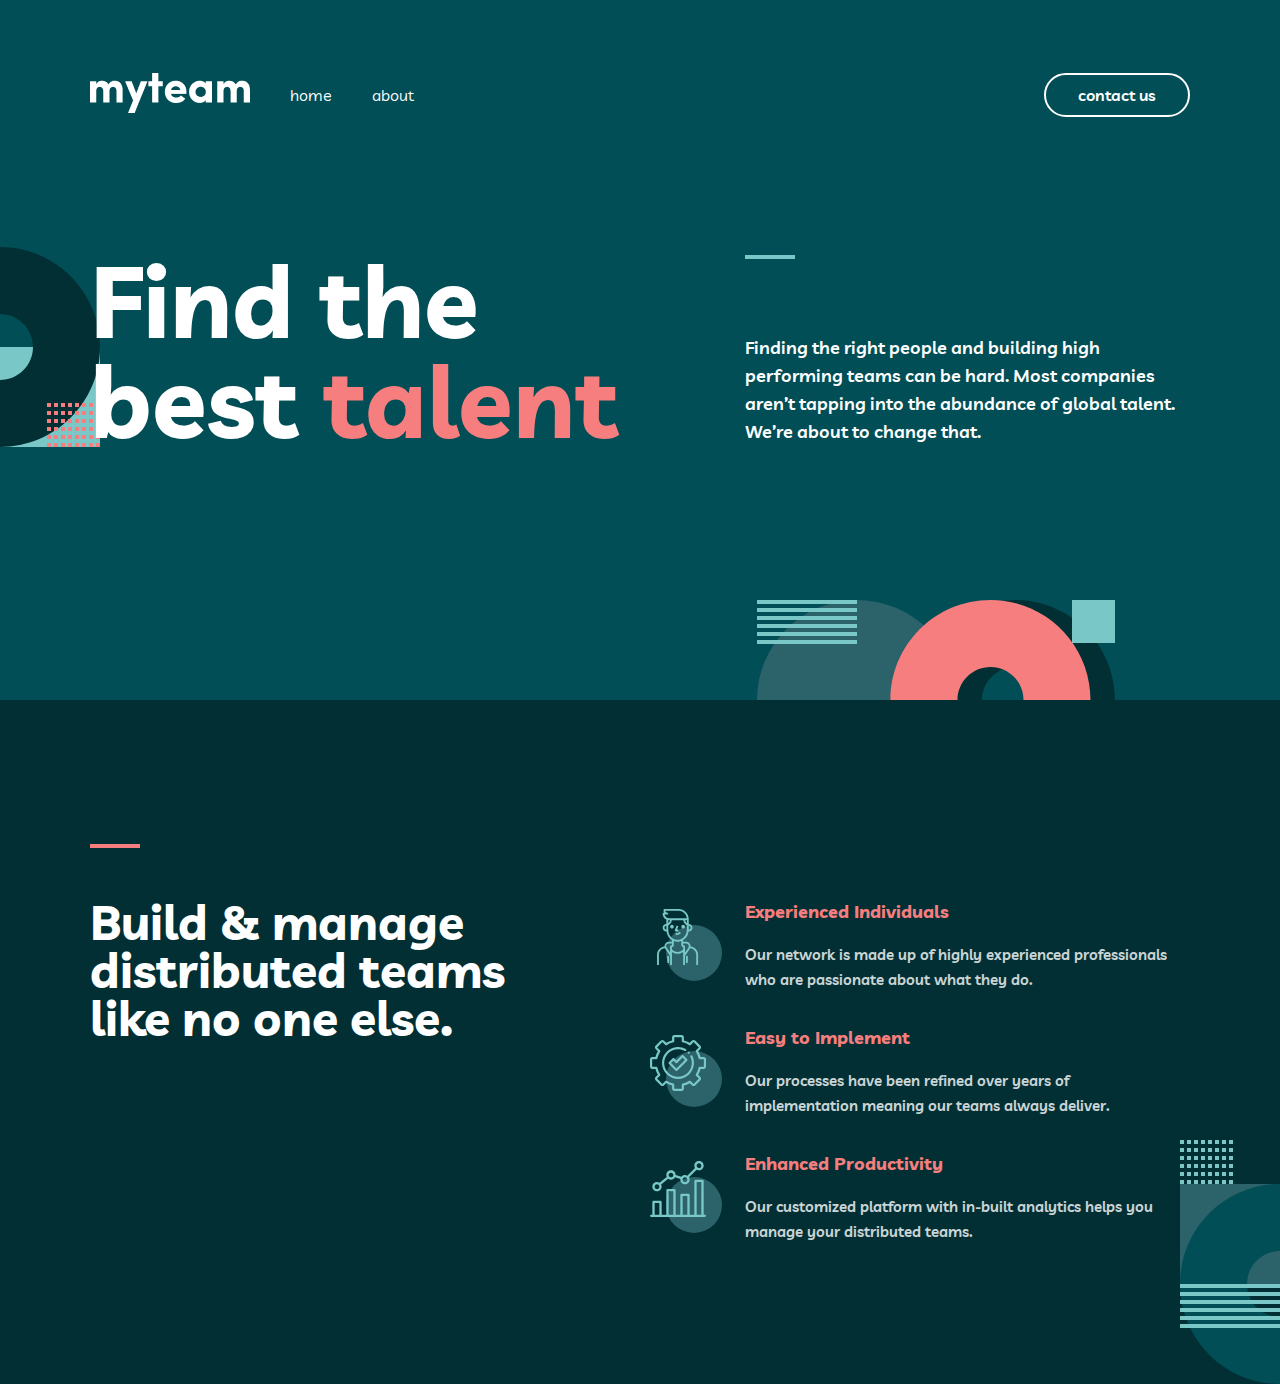
<file: index.html>
<!DOCTYPE html>
<html lang="en">
<head>
    <meta charset="UTF-8">
    <meta http-equiv="X-UA-Compatible" content="IE=edge">
    <meta name="viewport" content="width=device-width, initial-scale=1.0">
    <title>Document</title>
    <link rel="preconnect" href="https://fonts.googleapis.com">
    <link rel="preconnect" href="https://fonts.gstatic.com" crossorigin>
    <link href="https://fonts.googleapis.com/css2?family=Livvic:wght@100;200;300;400;600;700&display=swap" rel="stylesheet">
    <link rel="stylesheet" href="./css/main.min.css">
</head>
<body>
    <header class="header">
        <div class="container header__inner">
            <nav class="header__nav">
                <a class="header__logo" href="#">
                    <img src="img/myteam.png" alt="">
                </a>
                <ul class="header__list">
                    <li class="header__item"><a href="#">home</a></li>
                    <li class="header__item"><a href="./about.html">about</a></li>
                    <li class="header__item"><a href="./contact.html">contact us</a></li>
                </ul>
                <button class="header__burger">
                  <img src="./img/burger.png" alt="burger">
                </button>
            </nav>
        </div>
    </header>

    <section class="hero">
        <div class="container hero__inner">
            <h2 class="hero__title">Find the <br> best <span>talent</span></h2>
            <p class="hero__text">Finding the right people and building high performing teams can be hard. Most companies aren’t tapping into the abundance of global talent. We’re about to change that.</p>
        </div>
    </section>

    <section class="info">
        <div class="container info__inner">
            <h2 class="info__title">Build & manage distributed teams like no one else.</h2>
            <ul class="info__list">
                <li class="info__media">
                    <img src="img/human-img.svg"  alt="...">
                   <div class="info__media--body">
                      <h5 class="info__media--title">Experienced Individuals</h5>
                      <p class="info__media--text">Our network is made up of highly experienced professionals who are passionate about what they do.</p>
                  </div>
                </li>
                <li class="info__media">
                  <img src="img/setting-img.svg"  alt="...">
                  <div class="info__media--body">
                    <h5 class="info__media--title">Easy to Implement</h5>
                    <p class="info__media--text">
                        Our processes have been refined over years of implementation meaning our teams always deliver.
                    </p> 
                  </div>
                </li>
                <li class="info__media">
                  <img src="img/diagram-img.svg"  alt="...">
                  <div class="info__media--body">
                    <h5 class="info__media--title">Enhanced Productivity</h5>
                    <p class="info__media--text">
                        Our customized platform with in-built analytics helps you manage your distributed teams.
                    </p> 
                  </div>
                </li>
              </ul>
        </div>
    </section>
    
    <!-- <section class="thought">
      <div class="container thoughts__inner">
        <h2 class="thoughts__title">Delivering real results for top <br> companies. Some of our <span>success stories.</span> </h2>
        <ul class="thought__body">
          <li class="thought__item">
            <p class="thought__text"> “The team perfectly fit the specialized skill set required. They focused on the most essential features helping us launch the platform eight months faster than planned.”</p>
            <h5 class="thought__human">Kady Baker</h5>
            <span class="thought__prof">Product Manager at Bookmark</span>
            <img src="img/ava-girl1.svg" alt="">
          </li>
          <li class="thought__item">
            <p class="thought__text">
              “We needed to automate our entire onboarding process. The team came in and built out the whole journey. Since going live, user retention has gone through the roof!”
            </p>
            <h5 class="thought__human">Aiysha Reese</h5>
            <span class="thought__prof">Founder of Manage</span>
            <img src="img/ava-girl2.svg" alt="">
          </li>
          <li class="thought__item">
            <p class="thought__text">
              “Amazing. Our team helped us build an app that delivered a new experience for hiring a physio. The launch was an instant success with 100k downloads in the first month.”
            </p>
            <h5 class="thought__human">Arthur Clarke</h5>
            <span class="thought__prof">Co-founder of MyPhysio</span>
              <img src="img/ava-man1.svg" alt="">
          </li>
        </ul>
      </div>
    </section>

    <div class="footerBefore">
      <div class="container footerBefore__inner">
        <h2 class="footerBefore__title">Ready to get started?</h2>
        <a class="footerBefore__contact" href="contact.html">contact us</a>
      </div>
    </div>

    <footer class="footer">
      <div class="container footer_inner"> 
        <ul class="footer__menu">
         <li> 
            <a href="#" >
             <img src="./img/myteam.png" alt="">
            </a>
        </li>
          <li class="footer_logo">
              <a href="#">home</a>
          </li>
          <li class="footer_logo">
              <a href="about.html">about</a>
          </li>
        </ul>
        <div class="footer__adress">
          <ul class="footer__list">
            <li class="footer__item">987  Hillcrest Lane</li>
            <li class="footer__item">Irvine, CA</li>
            <li class="footer__item">California 92714</li>
            <li class="footer__item">Call Us : 949-833-7432</li>
          </ul>
        </div>
        <div class="footer__icons">
          <ul class="footer__list--icon">
            <li class="footer__item--icon"><a href="#"><img src="img/facebook-icon.png" alt=""></a></li>
            <li class="footer__item--icon"><a href="#"><img src="img/pinterest.png" alt=""></a></li>
            <li class="footer__item--icon"><a href="#"><img src="img/twitter-icon.png" alt=""></a></li>
          </ul>
          <p>Copyright 2020. All Rights Reserved</p>
        </div>
      </div>
    </footer> -->

    
</body>
</html>
</file>
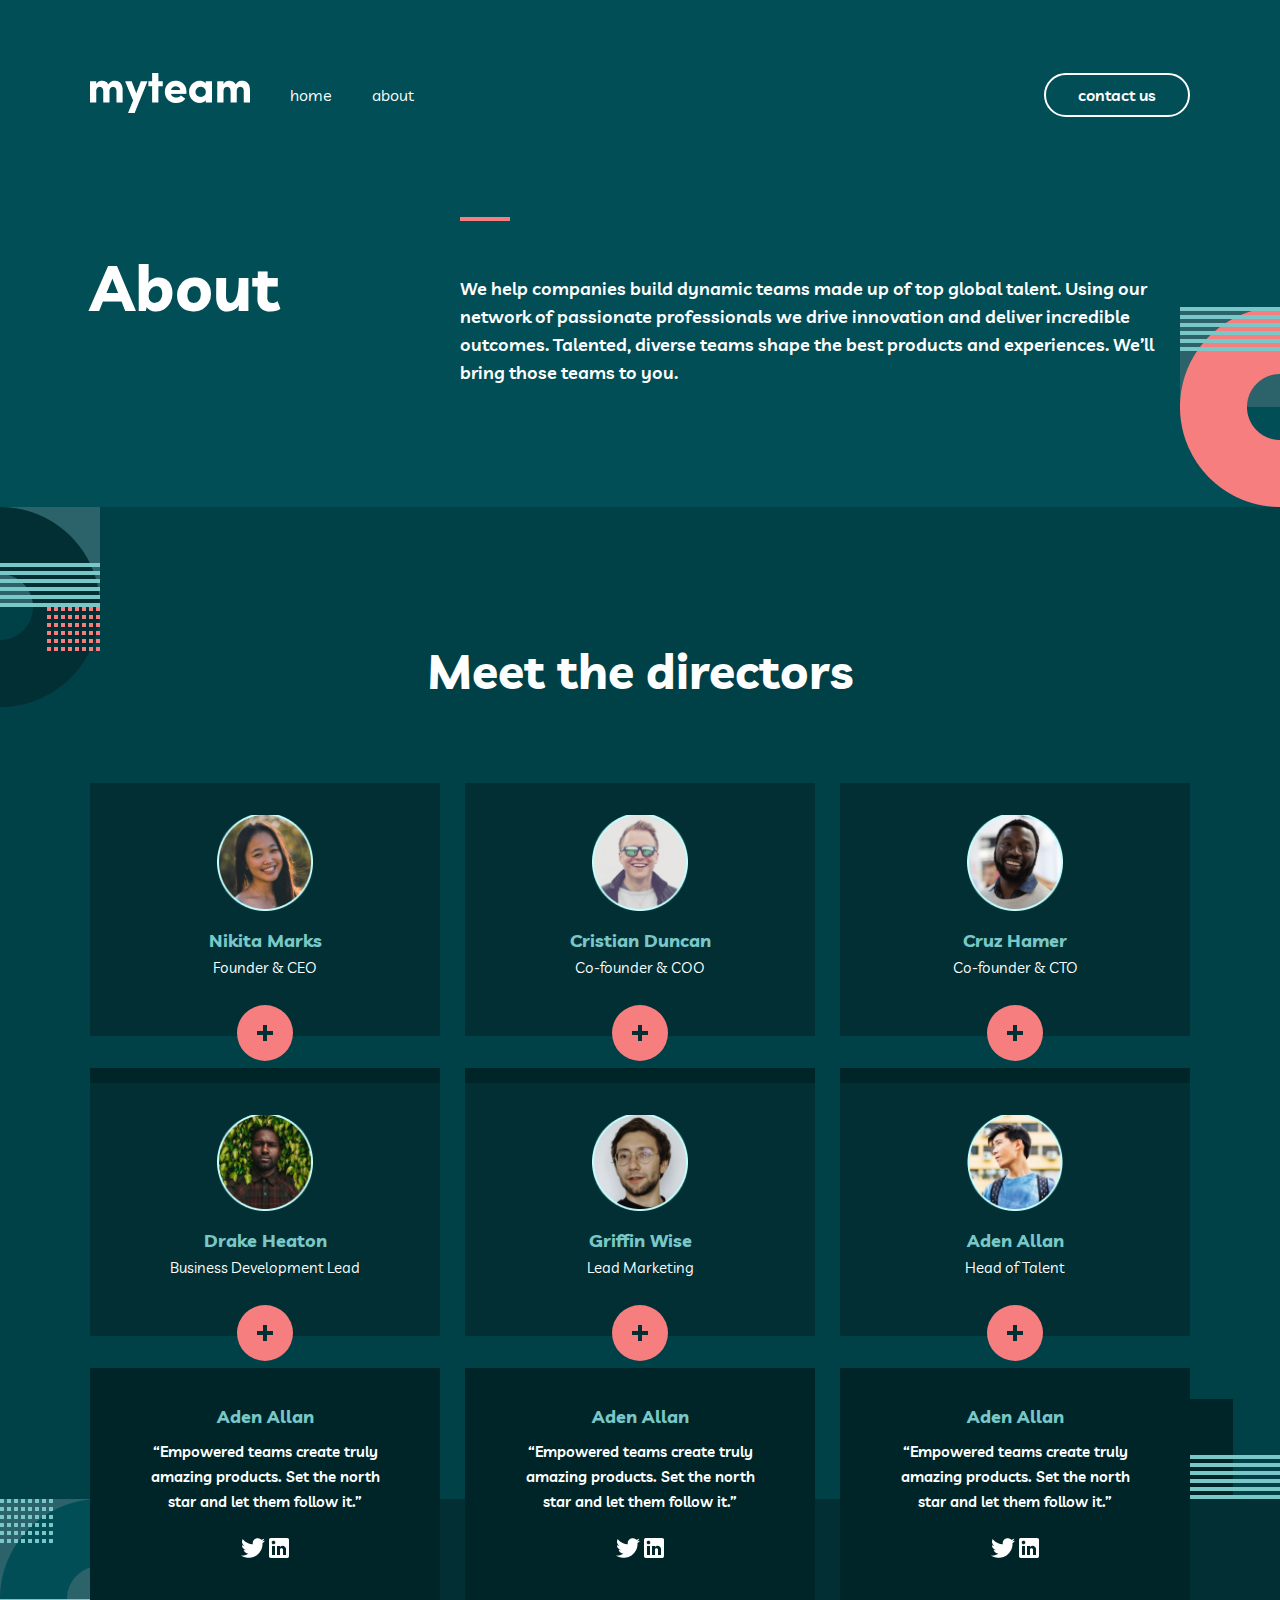
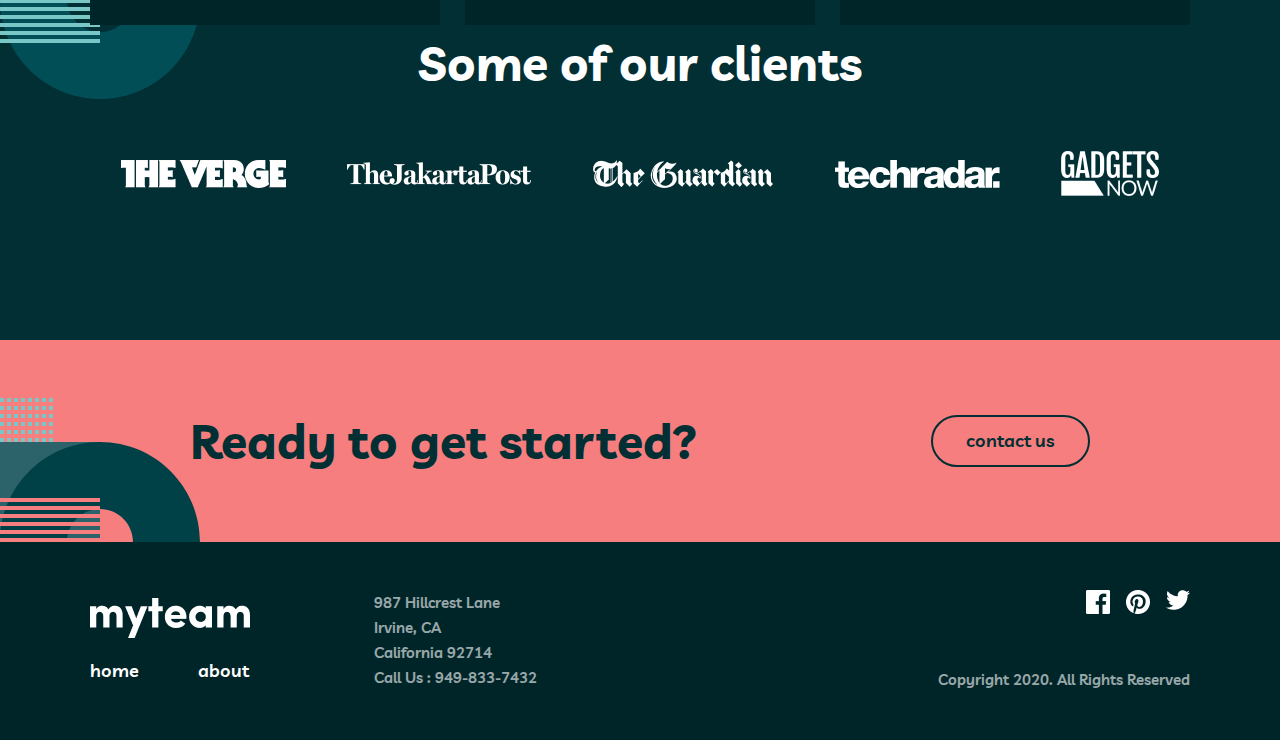
<file: about.html>
<!DOCTYPE html>
<html lang="en">
<head>
    <meta charset="UTF-8">
    <meta http-equiv="X-UA-Compatible" content="IE=edge">
    <meta name="viewport" content="width=device-width, initial-scale=1.0">
    <title>About</title>
    <link rel="preconnect" href="https://fonts.googleapis.com">
    <link rel="preconnect" href="https://fonts.gstatic.com" crossorigin>
    <link href="https://fonts.googleapis.com/css2?family=Livvic:wght@100;200;300;400;600;700&display=swap" rel="stylesheet">
    <link rel="stylesheet" href="./css/main.min.css">
</head>
<body>
    <header class="header">
        <div class="container">
            <nav class="header__nav">
                <a class="header__logo" href="#">
                    <img src="img/myteam.png" alt="">
                </a>
                <ul class="header__list">
                    <li class="header__item"><a href="./index.html">home</a></li>
                    <li class="header__item"><a href="./about.html">about</a></li>
                    <li class="header__item"><a href="./contact.html">contact us</a></li>
                </ul>
            </nav>
        </div>
    </header> 

    <section class="about">
        <div class="container about__inner">
            <h2 class="about__title">About</h2>
            <p class="about__text">We help companies build dynamic teams made up of top global talent. Using our network of passionate professionals we drive innovation and deliver incredible outcomes. Talented, diverse teams shape the best products and experiences. We’ll bring those teams to you.</p>
        </div>
    </section>


    <section class="dir">
      <div class="container dir__inner">
        <h2 class="dir__title">Meet the directors</h2>
        <div class="dir__body">
          <div class="dir__card">
            <img src="img/ava-nikita.png" alt="">
            <h5 class="dir__name">Nikita Marks</h5>
            <span>Founder & CEO</span>
            <a href="#" class="dir__plus"></a>
            <div class="dir__card--hov">
              <h2>Aden Allan</h2>
              <p>“Empowered teams create truly amazing products. Set the north star and let them follow it.”</p>
              <div class="icons__hov">
                <a href="#"><img src="img/twitter-icon.png" alt=""></a>
                <a href="#"><img src="img/icon-linkedin.png" alt=""></a>
              </div>
            </div>
          </div>

          <div class="dir__card">
            <img src="img/ava-cristian.png" alt="">
            <h5 class="dir__name">Cristian Duncan</h5>
            <span>Co-founder & COO</span>
            <a href="#" class="dir__plus"></a>
            <div class="dir__card--hov">
              <h2>Aden Allan</h2>
              <p>“Empowered teams create truly amazing products. Set the north star and let them follow it.”</p>
              <div class="icons__hov">
                <a href="#"><img src="img/twitter-icon.png" alt=""></a>
                <a href="#"><img src="img/icon-linkedin.png" alt=""></a>
              </div>
            </div>
          </div>
        
          <div class="dir__card">
            <img src="img/ava-cruz.png" alt="">
            <h5 class="dir__name">Cruz Hamer</h5>
            <span>Co-founder & CTO</span>
            <a href="#" class="dir__plus"></a>
            <div class="dir__card--hov">
              <h2>Aden Allan</h2>
              <p>“Empowered teams create truly amazing products. Set the north star and let them follow it.”</p>
              <div class="icons__hov">
                <a href="#"><img src="img/twitter-icon.png" alt=""></a>
                <a href="#"><img src="img/icon-linkedin.png" alt=""></a>
              </div>
            </div>
          </div>
          <div class="dir__card">
            <img src="img/ava-drake.png" alt="">
            <h5 class="dir__name">Drake Heaton</h5>
            <span>Business Development Lead</span>
            <a href="#" class="dir__plus"></a>
            <div class="dir__card--hov">
              <h2>Aden Allan</h2>
              <p>“Empowered teams create truly amazing products. Set the north star and let them follow it.”</p>
              <div class="icons__hov">
                <a href="#"><img src="img/twitter-icon.png" alt=""></a>
                <a href="#"><img src="img/icon-linkedin.png" alt=""></a>
              </div>
            </div>
          </div>
          <div class="dir__card">
            <img src="img/ava-griffin.png" alt="">
            <h5 class="dir__name">Griffin Wise</h5>
            <span>Lead Marketing</span>
            <a href="#" class="dir__plus"></a>
            <div class="dir__card--hov">
              <h2>Aden Allan</h2>
              <p>“Empowered teams create truly amazing products. Set the north star and let them follow it.”</p>
              <div class="icons__hov">
                <a href="#"><img src="img/twitter-icon.png" alt=""></a>
                <a href="#"><img src="img/icon-linkedin.png" alt=""></a>
              </div>
            </div>
          </div>
          <div class="dir__card">
            <img src="img/ava-aden.png" alt="">
            <h5 class="dir__name">Aden Allan</h5>
            <span>Head of Talent</span>
            <a href="#" class="dir__plus"></a>
            <div class="dir__card--hov">
              <h2>Aden Allan</h2>
              <p>“Empowered teams create truly amazing products. Set the north star and let them follow it.”</p>
              <div class="icons__hov">
                <a href="#"><img src="img/twitter-icon.png" alt=""></a>
                <a href="#"><img src="img/icon-linkedin.png" alt=""></a>
              </div>
            </div>
          </div>
        </div>
      </div>
    </section>
   
    <section class="sponsor">
      <div class="container sponsor__inner">
        <h2 class="sponsor__title">Some of our clients</h2>
        <ul class="sponsor__list">
          <li><a href="#"><img src="img/client1.png" alt=""></a></li>
          <li><a href="#"><img src="img/client2.png" alt=""></a></li>
          <li><a href="#"><img src="img/client3.png" alt=""></a></li>
          <li><a href="#"><img src="img/client4.png" alt=""></a></li>
          <li><a href="#"><img src="img/client5.png" alt=""></a></li>
        </ul>
      </div>
    </section>

    <div class="footerBefore">
      <div class="container footerBefore__inner">
        <h2 class="footerBefore__title">Ready to get started?</h2>
        <a class="footerBefore__contact" href="contact.html">contact us</a>
      </div>
    </div>

    <footer class="footer">
      <div class="container footer_inner"> 
        <ul class="footer__menu">
         <li> 
            <a href="#" >
             <img src="./img/myteam.png" alt="">
            </a>
        </li>
          <li class="footer_logo">
              <a href="index.html">home</a>
          </li>
          <li class="footer_logo">
              <a href="about.html">about</a>
          </li>
        </ul>

        <div class="footer__adress">
          <ul class="footer__list">
            <li class="footer__item">987  Hillcrest Lane</li>
            <li class="footer__item">Irvine, CA</li>
            <li class="footer__item">California 92714</li>
            <li class="footer__item">Call Us : 949-833-7432</li>
          </ul>
        </div>
        <div class="footer__icons">
          <ul class="footer__list--icon">
            <li class="footer__item--icon"><a href="#"><img src="img/facebook-icon.png" alt=""></a></li>
            <li class="footer__item--icon"><a href="#"><img src="img/pinterest.png" alt=""></a></li>
            <li class="footer__item--icon"><a href="#"><img src="img/twitter-icon.png" alt=""></a></li>
          </ul>
          <p>Copyright 2020. All Rights Reserved</p>
        </div>
      </div>
    </footer>
</body>
</html>
</file>
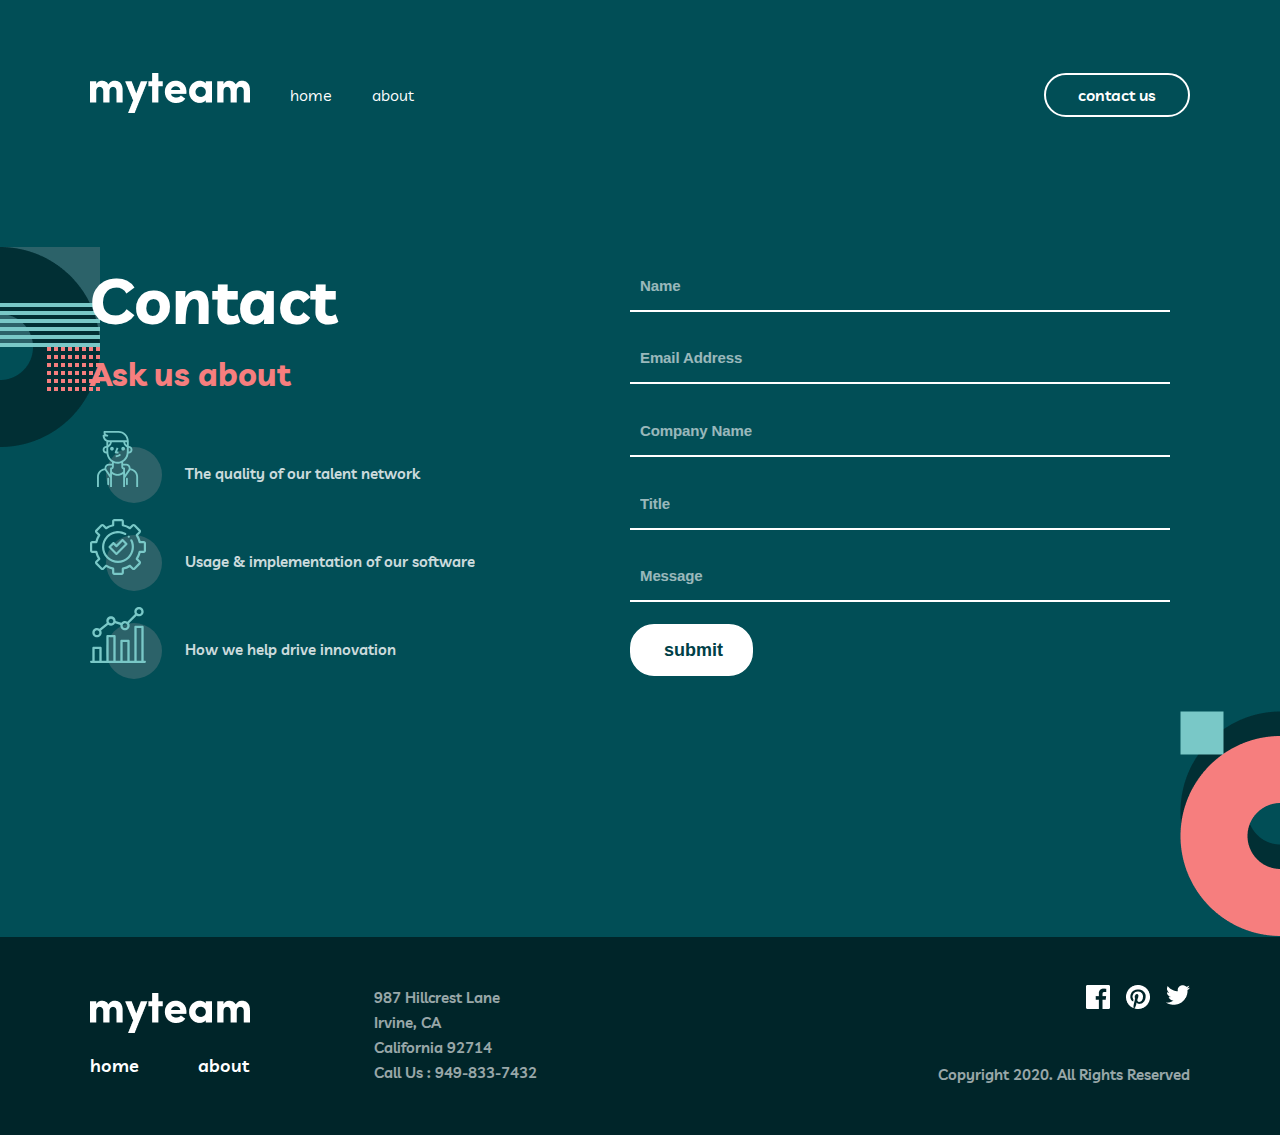
<file: contact.html>
<!DOCTYPE html>
<html lang="en">
<head>
    <meta charset="UTF-8">
    <meta http-equiv="X-UA-Compatible" content="IE=edge">
    <meta name="viewport" content="width=device-width, initial-scale=1.0">
    <title>Contact</title>
    <link rel="preconnect" href="https://fonts.googleapis.com">
    <link rel="preconnect" href="https://fonts.gstatic.com" crossorigin>
    <link href="https://fonts.googleapis.com/css2?family=Livvic:wght@100;200;300;400;600;700&display=swap" rel="stylesheet">
    <link rel="stylesheet" href="./css/main.min.css">
</head>
<body>
    <header class="header">
        <div class="container">
            <nav class="header__nav">
                <a class="header__logo" href="#">
                    <img src="img/myteam.png" alt="">
                </a>
                <ul class="header__list">
                    <li class="header__item"><a href="./index.html">home</a></li>
                    <li class="header__item"><a href="./about.html">about</a></li>
                    <li class="header__item"><a href="#">contact us</a></li>
                </ul>
            </nav>
        </div>
    </header> 

    <section class="heroContact">
        <div class="container heroContact__inner">
            <div class="contact">
                <h2 class="heroContact__title">Contact</h2>
                <h5 class="heroContact__subtitle">Ask us about</h5>
                <ul class="contact__info__list">
                    <li class="contact__info__media">
                        <img src="img/human-img.svg"  alt="...">
                       <div class="contact__info__media--body">
                          <p class="contact__info__media--text">The quality of our talent network</p>
                      </div>
                    </li>
                    <li class="contact__info__media">
                      <img src="img/setting-img.svg"  alt="...">
                      <div class="contact__info__media--body">
                        <p class="contact__info__media--text">Usage & implementation of our software</p> 
                      </div>
                    </li>
                    <li class="contact__info__media">
                      <img src="img/diagram-img.svg"  alt="...">
                      <div class="contact__info__media--body">
                        <p class="contact__info__media--text">
                            How we help drive innovation
                        </p> 
                      </div>
                    </li>
                  </ul>
            </div>
            <form action="" class="forms">
                <input type="text" placeholder="Name">
                <input type="email" placeholder="Email Address">
                <input type="text" placeholder="Company Name">
                <input type="text" placeholder="Title">
                <input name="" id="" cols="30" rows="10" placeholder="Message"></input>
                <button class="forms__btn" type="submit">submit</button>
            </form>
        </div>
    </section>

    <footer class="footer">
        <div class="container footer_inner"> 
          <ul class="footer__menu">
           <li> 
              <a href="#" >
               <img src="./img/myteam.png" alt="">
              </a>
          </li>
            <li class="footer_logo">
                <a href="index.html">home</a>
            </li>
            <li class="footer_logo">
                <a href="about.html">about</a>
            </li>
          </ul>
          <div class="footer__adress">
            <ul class="footer__list">
              <li class="footer__item">987  Hillcrest Lane</li>
              <li class="footer__item">Irvine, CA</li>
              <li class="footer__item">California 92714</li>
              <li class="footer__item">Call Us : 949-833-7432</li>
            </ul>
          </div>
          <div class="footer__icons">
            <ul class="footer__list--icon">
              <li class="footer__item--icon"><a href="#"><img src="img/facebook-icon.png" alt=""></a></li>
              <li class="footer__item--icon"><a href="#"><img src="img/pinterest.png" alt=""></a></li>
              <li class="footer__item--icon"><a href="#"><img src="img/twitter-icon.png" alt=""></a></li>
            </ul>
            <p>Copyright 2020. All Rights Reserved</p>
          </div>
        </div>
      </footer>
</body>
</html>
</file>
<file: css/main.min.css>
*{margin:0;padding:0;box-sizing:border-box}body{display:flex;flex-direction:column;font-family:"Livvic",sans-serif}.container{max-width:1130px;margin:0 auto;padding:0 15px}.header{background:#014e56;padding-top:73px}.header__nav{display:flex;justify-content:space-between}.header__burger{display:none;background:rgba(0,0,0,0);border:none;cursor:pointer}.header__list{display:flex;justify-content:space-between;flex-grow:1;align-items:center;list-style-type:none}.header__item{margin-left:40px}.header__item a{color:#fff;text-decoration:none;transition:all ease .3s}.header__item:nth-child(2){display:flex;flex-grow:1}.header__item>a:hover{color:#f67e7e}.header__item:nth-child(3)>a{padding:10px 32px;border:2px solid #fff;border-radius:50px;cursor:pointer;transition:all ease .3s;font-weight:600}.header__item:nth-child(3):hover>a{background-color:#fff;color:#002529}@media only screen and (max-width: 556px){.header__list{display:none}.header__burger{display:block}}.hero{position:relative;background-image:url(../img/bg-hero-left.svg),url(../img/bg-hero-bottom.svg);background-repeat:no-repeat;background-position:left top 130px,bottom right 165px;background-color:#014e56;padding-top:133px;padding-bottom:250px}.hero__inner{display:flex;justify-content:space-between;align-items:center}.hero__title{font-weight:700;font-size:100px;line-height:100px;color:#fff}.hero__title span{color:#f67e7e}.hero__text{position:relative;width:445px;font-weight:600;font-size:18px;line-height:28px;color:#fff;padding-top:79px}.hero__text::before{position:absolute;top:0;content:"";width:50px;height:4px;background-color:#79c8c7}@media(max-width: 1022px){.hero{background-image:none,url(../img/bg-hero-bottom.svg);background-position:bottom center}.hero__title{font-weight:700;font-size:70px;line-height:70px;color:#fff}.hero__text{font-weight:600;font-size:15px;line-height:28px;color:#fff;padding-top:10px;width:40%}.hero__text::before{display:none}}@media(max-width: 768px){.hero__inner{flex-direction:column}.hero__title{font-weight:700;font-size:64px;line-height:56px;text-align:center;color:#fff}.hero__text{font-weight:600;font-size:15px;line-height:28px;text-align:center;color:#fff;width:80%}}@media only screen and (max-width: 556px){.hero{background-image:none,url(../img/bg-hero-bottom.svg);padding-bottom:197px;padding-top:80px;background-position:bottom center}.hero__inner{flex-direction:column}.hero__title{font-weight:700;font-size:40px;line-height:40px;text-align:center;color:#fff}.hero__text{font-weight:600;font-size:15px;line-height:28px;text-align:center;color:#fff;padding-top:10px;width:100%}.hero__text::before{display:none}}.about{background-image:url(../img/bg-about-right.png);background-repeat:no-repeat;background-position:right bottom;background-color:#014e56;padding-top:120px;padding-bottom:120px}.about__inner{display:flex;justify-content:space-between}.about__title{font-weight:700;font-size:64px;line-height:100px;color:#fff}.about__text{position:relative;width:730px;font-weight:600;font-size:18px;line-height:28px;color:#fff;padding-top:38px}.about__text::before{position:absolute;top:-20px;content:"";width:50px;height:4px;background-color:#f67e7e}.heroContact{position:relative;background-image:url(../img/bg-ditertor-left.png),url(../img/bg-contact-right.png);background-repeat:no-repeat;background-position:left top 130px,bottom right;background-color:#014e56;padding-top:133px;padding-bottom:250px}.heroContact__inner{display:flex}.heroContact__title{font-weight:700;font-size:64px;line-height:100px;color:#fff}.heroContact__subtitle{font-weight:700;font-size:32px;line-height:48px;color:#f67e7e;padding-bottom:25px}.contact__info__list{display:flex;flex-wrap:wrap;align-content:space-around;color:#fff;width:540px;height:264px;list-style-type:none}.contact__info__media{display:flex}.contact__info__media--body{width:445px;padding-left:23px}.contact__info__media--body .contact__info__media--text{font-weight:600;font-size:15px;line-height:25px;color:#fff;mix-blend-mode:normal;opacity:.8;margin-top:30px}.forms{display:flex;flex-direction:column;justify-content:space-around}.forms>input{outline:0;border-width:0 0 2px;border-color:#fff;padding:16px 10px;width:540px;background-color:#014e56;color:#fff;font-size:15px}.forms>input::-moz-placeholder{font-weight:600;font-size:15px;line-height:25px;letter-spacing:-0.115385px;color:#fff;mix-blend-mode:normal;opacity:.6}.forms>input:-ms-input-placeholder{font-weight:600;font-size:15px;line-height:25px;letter-spacing:-0.115385px;color:#fff;mix-blend-mode:normal;opacity:.6}.forms>input::placeholder{font-weight:600;font-size:15px;line-height:25px;letter-spacing:-0.115385px;color:#fff;mix-blend-mode:normal;opacity:.6}.forms input:focus{border-color:#f67e7e;color:#fff}.forms input:hover{color:#fff;opacity:1}.forms__btn{padding:10px 32px;background:#fff;border:2px solid #fff;border-radius:24px;font-weight:600;font-size:18px;line-height:28px;color:#004047;cursor:pointer;width:123px}.info{background-image:url(../img/bg-info-right.svg);background-repeat:no-repeat;background-position:right bottom;background-color:#012f34;padding-top:198px;padding-bottom:140px}.info__inner{display:flex;justify-content:space-between}.info__title{position:relative;width:445px;font-weight:700;font-size:48px;line-height:48px;color:#fff}.info__title::before{content:"";width:50px;height:4px;background:#f67e7e;position:absolute;top:-54px}.info__list{display:flex;flex-wrap:wrap;align-content:space-between;color:#fff;width:540px;height:346px;list-style-type:none}.info__media{display:flex;justify-content:space-between}.info__media--body{width:445px;padding-left:23px}.info__media--title{font-weight:700;font-size:18px;line-height:28px;color:#f67e7e}.info__media--text{font-weight:600;font-size:15px;line-height:25px;color:#fff;mix-blend-mode:normal;opacity:.8;margin-top:16px}@media(max-width: 990px){.info__title{font-weight:700;font-size:35px;line-height:35px}.info__media--body{width:405px;padding-left:16px}.info__media--title{font-size:16px}.info__media--text{font-size:13px}}@media(max-width: 830px){.info__inner{flex-direction:column;justify-content:center;padding-left:83px}.info{background-position:right top}.info__list{width:100%}.info__title{font-size:32px;line-height:32px;color:#fff;margin-bottom:60px}.info__media--body{width:450px;padding-left:18px}.info__media--title{font-size:18px}.info__media--text{font-size:15px}}@media(max-width: 625px){.info{padding-top:100px}.info__list{height:inherit;display:block}.info__title{width:auto}.info__media{flex-direction:column;justify-content:center;align-items:center}.info__media img{width:72px;height:72px}.info__media--body{padding-left:0;margin-bottom:48px;margin-top:16px;width:auto}.info__media--title{font-size:18px;text-align:center}.info__media--text{text-align:center;font-size:15px}.info__inner{padding-left:10%}}@media(max-width: 550px){.info__title{width:240px}}.dir{background-image:url(../img/thougth-top.svg),url(../img/bg-ditertor-left.png);background-repeat:no-repeat;background-position:right bottom,left top;background-color:#004047;padding-top:140px;padding-bottom:140px}.dir__inner{display:flex;flex-direction:column}.dir__title{font-weight:700;font-size:48px;line-height:48px;text-align:center;color:#fff}.dir__body{display:flex;flex-wrap:wrap;justify-content:space-between;align-items:center;height:600px;margin-top:64px}.dir__main{height:283px;overflow:hidden}.dir__card{display:flex;flex-direction:column;align-items:center;color:#fff;width:350px;height:253px;background-color:#012f34;position:relative}.dir__card:hover .dir__card--hov{transform:translateY(-1px)}.dir__card:hover .dir__plus{transform:rotate(-50deg);background-color:#79c8c7}.dir__card--hov{display:flex;flex-direction:column;align-items:center;width:350px;background-color:#002529;transition:all ease .3s;position:absolute;bottom:0;transform:translateY(289px)}.dir__card--hov h2{font-weight:700;font-size:18px;line-height:28px;text-align:center;color:#79c8c7;margin:35px 24px 8px 24px}.dir__card--hov p{font-weight:600;font-size:15px;line-height:25px;text-align:center;color:#fff;margin-bottom:24px;width:254px}.dir__card--hov .icons__hov{margin-bottom:63px}.dir__plus{display:flex;justify-content:center;align-items:center;width:56px;height:56px;border-radius:100%;background-color:#f67e7e;position:absolute;bottom:-25px;cursor:pointer;transition:all ease .3s;z-index:1}.dir__plus::before{content:"";width:16px;height:4px;background-color:#012f34}.dir__plus::after{content:"";width:4px;height:16px;background-color:#012f34;position:absolute}.dir__plus:hover{background-color:#79c8c7}.dir__card>img{margin:32px 0 16px 0;width:96px;height:96px}.dir__card .dir__name{font-weight:700;font-size:18px;line-height:28px;text-align:center;color:#79c8c7}.dir__card span{font-size:15px;line-height:25px;text-align:center;color:#fff}.thought{position:relative;background-image:url(../img/thougth-top.svg),url(../img/thought-bottom.svg);background-repeat:no-repeat;background-position:top left,right bottom;background-color:#004047;padding-top:140px}.thoughts__inner{display:flex;flex-direction:column}.thoughts__title{font-weight:700;font-size:48px;line-height:48px;text-align:center;color:#fff}.thoughts__title span{color:#79c8c7}.thought__body{display:flex;margin-top:92px;margin-bottom:151px;list-style-type:none}.thought__item{display:flex;flex-wrap:wrap;flex-direction:column;width:350px;margin-left:30px;position:relative;z-index:1}.thought__item::before{content:url(../img/card-bg.svg);width:67px;margin:0 auto;margin-bottom:-20px}.thought__text{font-weight:600;font-size:15px;line-height:25px;text-align:center;color:#fff}.thought__human{font-weight:700;font-size:18px;line-height:28px;text-align:center;color:#79c8c7;margin-top:24px}.thought__prof{font-size:13px;line-height:18px;text-align:center;color:#fff;font-style:italic;margin-bottom:32px}.sponsor{background-image:url(../img/bg-clients.png);background-repeat:no-repeat;background-color:#012f34;padding-top:140px;padding-bottom:140px}.sponsor__inner{display:flex;flex-direction:column}.sponsor__title{font-weight:700;font-size:48px;line-height:48px;text-align:center;color:#fff}.sponsor__list{display:flex;justify-content:space-around;align-items:center;list-style-type:none;margin-top:64px}.footerBefore{background-image:url(../img/bg-footer-before.svg);background-repeat:no-repeat;background-position:left bottom;background-color:#f67e7e;padding:75px 0}.footerBefore__inner{display:flex;justify-content:space-between;align-items:center;margin:auto}.footerBefore__title{display:flex;flex-grow:1;font-weight:700;font-size:48px;line-height:48px;color:#012f34;margin-left:100px}.footerBefore__contact{margin-right:100px;color:#012f34;text-decoration:none;font-weight:600;font-size:18px;line-height:28px;padding:10px 33px;border:2px solid #012f34;border-radius:30px;transition:all ease .3s}.footerBefore__contact:hover{color:#fff;background-color:#012f34}.footer{background-color:#002529;padding:48px 0}.footer_inner{display:flex;justify-content:space-between}.footer__menu{list-style-type:none;display:flex;flex-wrap:wrap;align-content:space-around;width:159px;margin-right:125px}.footer__menu .footer_logo a{text-decoration:none;font-weight:600;font-size:18px;line-height:28px;color:#fff;transition:all ease .3s}.footer__menu .footer_logo a:hover{color:#f67e7e}.footer__menu .footer_logo:nth-child(2){display:flex;flex-grow:1}.footer__adress{display:flex;flex-grow:1}.footer__list{list-style-type:none;font-weight:600;font-size:15px;line-height:25px;color:#fff;mix-blend-mode:normal;opacity:.6}.footer__icons{display:flex;flex-direction:column}.footer__list--icon{display:flex;flex-direction:row;justify-content:flex-end;list-style-type:none}.footer__item--icon:nth-child(2){padding:0 16px}.footer__icons p{margin-top:49px;font-weight:600;font-size:15px;line-height:25px;text-align:right;color:#fff;mix-blend-mode:normal;opacity:.6}/*# sourceMappingURL=main.min.css.map */
</file>
